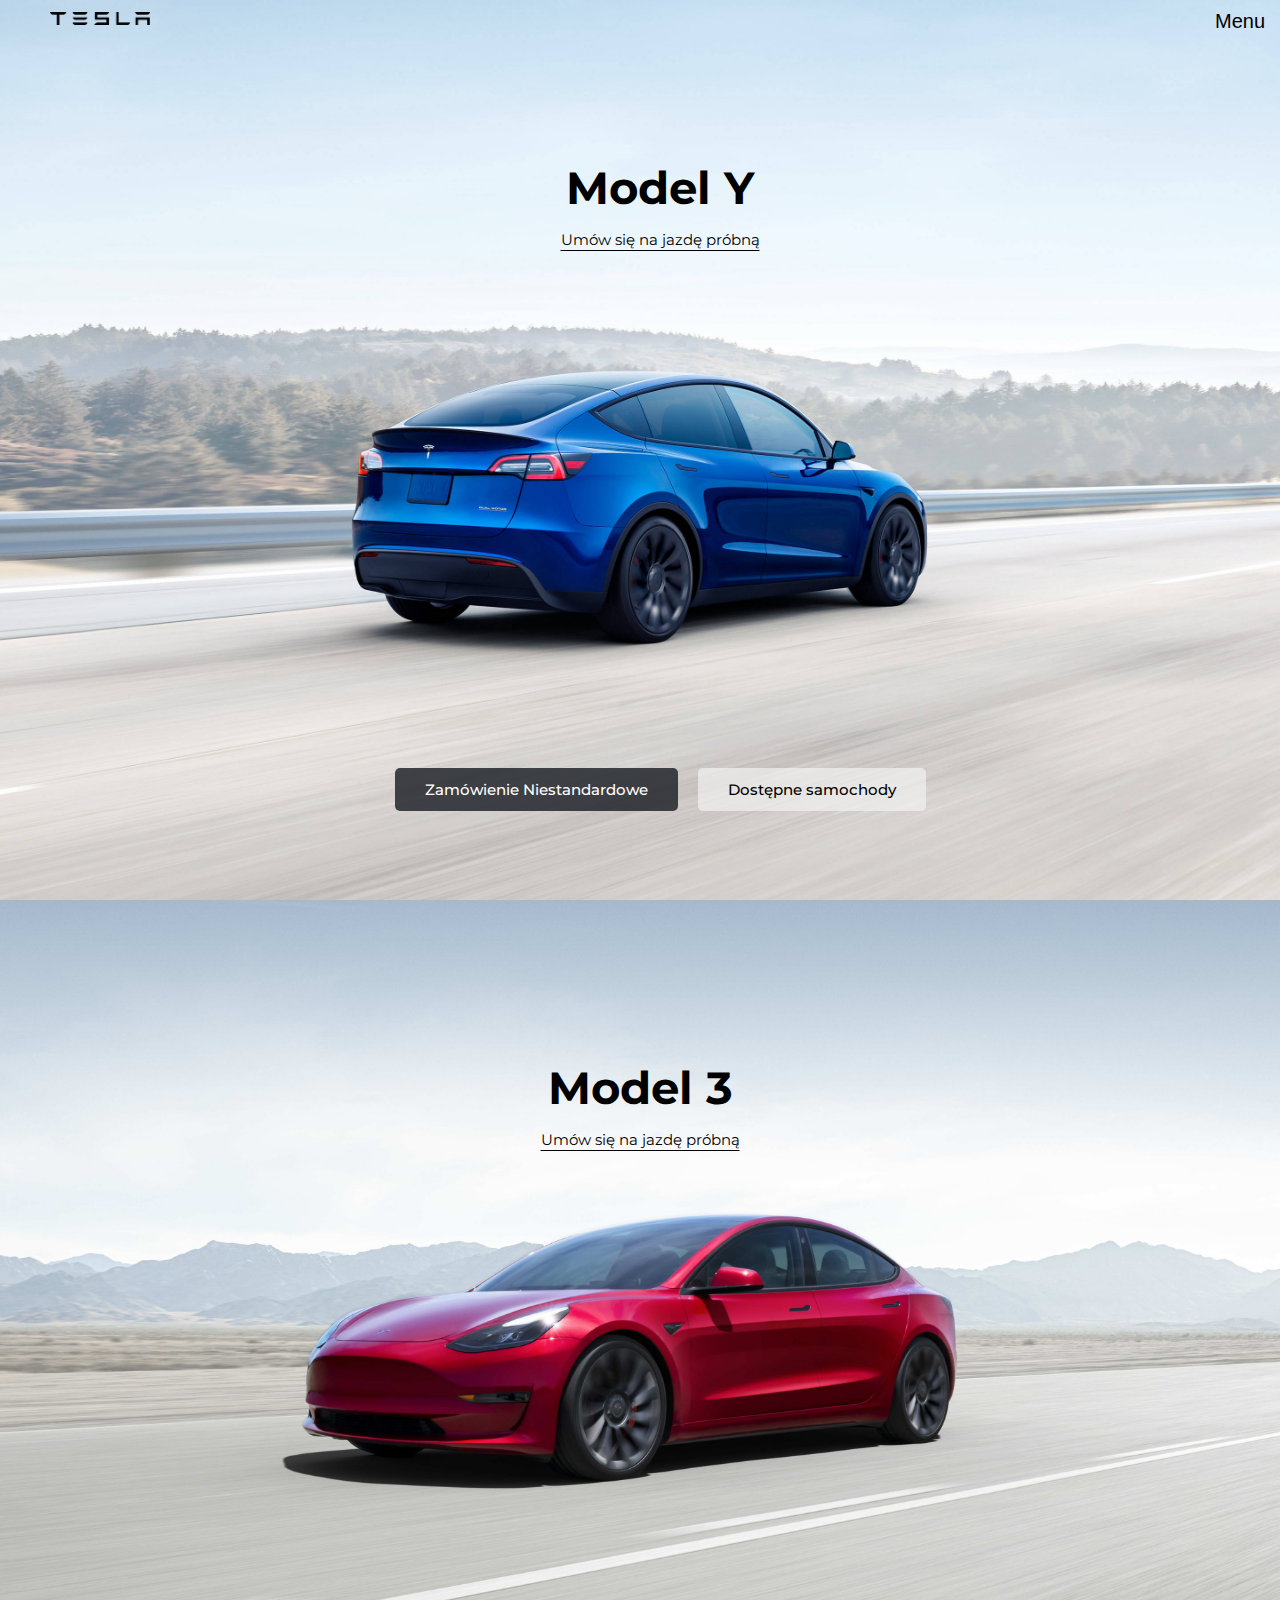
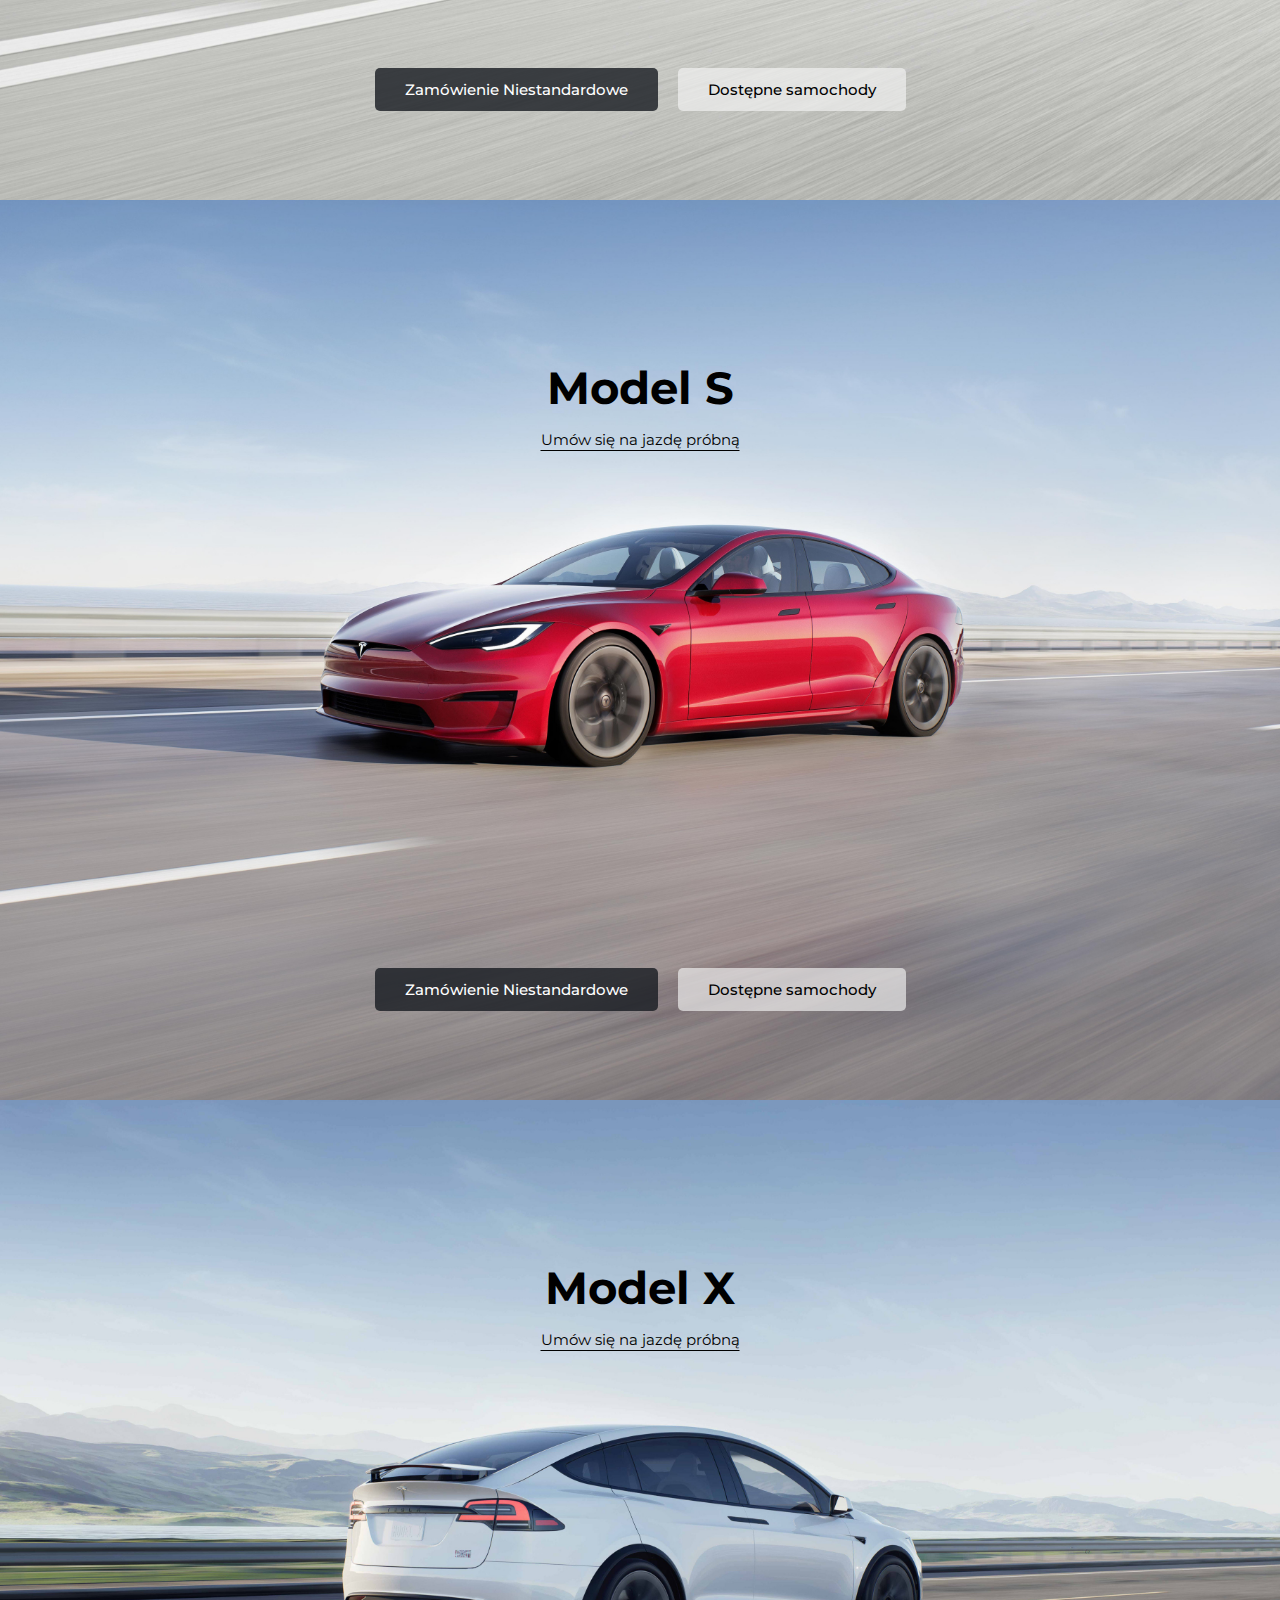
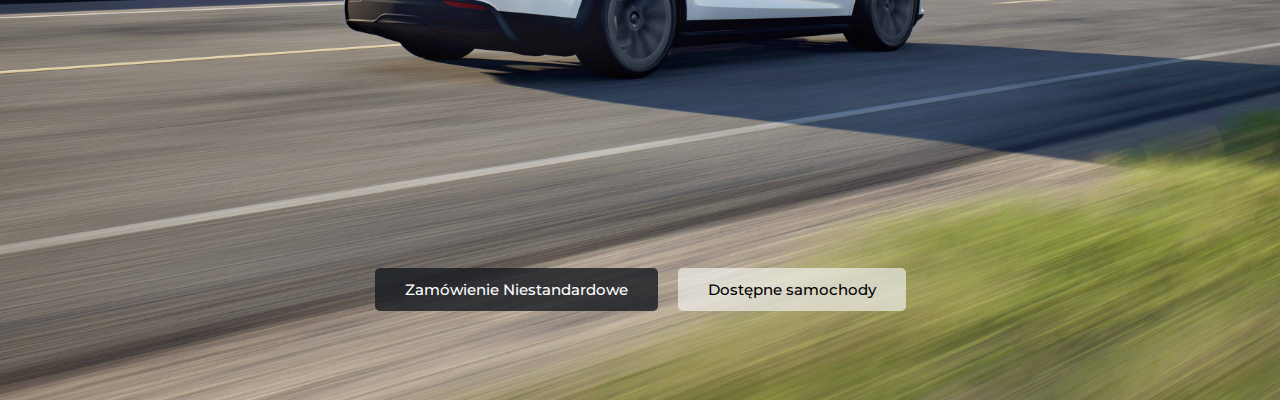
<file: index.html>
<!DOCTYPE html>
<html lang="en">
<head>
    <meta charset="UTF-8">
    <meta http-equiv="X-UA-Compatible" content="IE=edge">
    <meta name="viewport" content="width=device-width, initial-scale=1.0">
    <title>Samochody elektryczne, energia słoneczna i odnawialne źródła energii</title>
    <link rel="stylesheet" href="style.css">
    <script src="navbar.js"></script>
</head>
<body>


<!-- NAVIGATION BAR -->
 





<!-- THE END OF NAVIGATION BAR -->


<!-- HERO SECTION 1 -->

<div class="wrapper">    
    <section class="hero1">
        <nav>

            <div class="heading">
                <img src="tesla-logo-png-2244.png"/>
                <!-- <h4>LOGO</h4> -->
            </div>
            <div id="mySidebar" class="sidebar">
                <a href="javascript:void(0)" class="closebtn" onclick="closeNav()">&times;</a>
                <a href="#">Model S</a>
                <a href="#">Model 3</a>
                <a href="#">Model X</a>
                <a href="#">Model Y</a></br>
                <a href="#">Ładowanie</a>
                <a href="#">Obsługa</a>
                <a href="#">Konto</a></br>
                <a href="#">Dostępne samochody</a>
                <a href="#">Jazda Próbna</a>
                <a href="#">Samochody firmowe</a>
                <a href="#">Energia dla przedsiębiorstw</a>
                <a href="#">Media</a>
                <a href="#">Znajdź nas</a>
                <a href="#">Wydarzenia</a>
                <a href="#">Obsługa</a>
                <a href="#">Relacje inwestorskie</a>
              </div>
              <div id="main">
                <button class="openbtn" onclick="openNav()">Menu</button>
              </div>
        
        </nav>
        <div id="ModelY" class="hero-heading">
            <h1 class="hero-txt">Model Y</h1>
            <p class="hero-txt-description">Umów się na jazdę próbną<a href="#"></a></p>


        <div class="container">
            <p class="button-left">Zamówienie Niestandardowe<a href="#"></a></p>
            <p class="button-right">Dostępne samochody<a href="#"></a></p>
        </div>    
    </section>

    <!-- END OF THE HERO SECTION 1 -->

    <!-- HERO SECTION 2 -->
    <section class="hero2">
        <div id="Model3" class="hero-heading">
            <h1 class="hero-txt">Model 3</h1>
            <p class="hero-txt-description">Umów się na jazdę próbną<a href="#"></a></p>
        
        <div class="container">
            <p class="button-left">Zamówienie Niestandardowe<a href="#"></a></p>
            <p class="button-right">Dostępne samochody<a href="#"></a></p>
        </div>         
    </section>

</div>


    <!-- END OF THE HERO SECTION 2 -->

    <!-- HERO SECTION 3 -->
    <section class="hero3">
        <div id="ModelS" class="hero-heading">
            <h1 class="hero-txt">Model S</h1>
            <p class="hero-txt-description">Umów się na jazdę próbną<a href="#"></a></p>

        <div class="container">
            <p class="button-left">Zamówienie Niestandardowe<a href="#"></a></p>
            <p class="button-right">Dostępne samochody<a href="#"></a></p>
        </div>        
    </section>

    <!-- END OF THE HERO SECTION 3 -->


    <!-- HERO SECTION 4 -->
    <section class="hero4">
        <div id="ModelX" class="hero-heading">
            <h1 class="hero-txt">Model X</h1>
            <p class="hero-txt-description">Umów się na jazdę próbną<a href="#"></a></p>
        
        <div class="container">
            <p class="button-left">Zamówienie Niestandardowe<a href="#"></a></p>
            <p class="button-right">Dostępne samochody<a href="#"></a></p>
        
        </div>     
    </section>
</div>
<!-- END OF THE HERO SECTION 4 -->

<!-- FOOTER SECTION -->
 

</script>

</body>
</html>
</file>
<file: style.css>
@import url('https://fonts.googleapis.com/css?family=Montserrat:300,400,700&display=swap');

* { 
    box-sizing: border-box;
    padding: 0;
    margin: 0;
    scroll-behavior: smooth;

}

body {
    margin: 0;
}

html {
    font-family: 'Montserrat';
}

@media only screen and (max-width: 768px) {
    html,
    body{
    width:100%;
    overflow-x:hidden;
    }
}

/* NAVIGATION BAR */


nav {
    display: flex;
    justify-content: space-around;
    align-items: center;
    /* position: fixed; */
    top: 0px;
}


.heading {
    position: absolute;
    top: 0;
    bottom: 0;
    left: 0px;
    padding: 20px 50px;
}

.heading img {
    position: absolute;
    top: 0;
    bottom: 0;
    left: 0px;
    padding: 12px 50px;
    max-width: 200%;
}

.sidebar {
  height: 100%; 
  width: 0;
  position: fixed; 
  z-index: 1; 
  top: 0;
  right: 0;
  background-color: white; 
  overflow-x: hidden; 
  padding-top: 60px; 
  transition: 0.5s; 
}

.sidebar a {
  padding: 8px 8px 8px 32px;
  text-decoration: none;
  font-size: 15px;
  color: black;
  display: block;
  transition: 0.3s;
}

.sidebar .closebtn {
  position: absolute;
  top: 0;
  color: black;
  right: 25px;
  font-size: 40px;
  margin-left: 50px;
  margin-right: -25px;
  margin-top: 10px;
}

.openbtn {
  position: absolute;
  top: 0;
  right: 0; 
  font-size: 20px;
  cursor: pointer;
  color: black;
  padding: 10px 15px;
  border: none;
  overflow: hidden;
  outline: none;
  background-color: transparent;
}


#main {
  transition: margin-left .5s; 
  padding: 20px;
}


@media screen and (max-height: 450px) {
  .sidebar {padding-top: 15px;}
  .sidebar a {font-size: 18px;}
}


/* THE END OF NAVIGATION BAR */




/* HERO SECTION 1 */

.wrapper {
    width: 100%;
    height: 100%;
}



.hero1 {
    background-image: url('ModelY.jfif');
    height: 100vh;
    display: flex;
    justify-content: center;
    background-size: cover;
    background-repeat: no-repeat;
    background-position: 50%;
    background-attachment: scroll; /*fixed*/
    
}

/* END OF THE HERO SECTION 1 */

/* HERO SECTION 2 */

.hero2 {
    background-image: url('Model3.jfif');
    height: 100vh;
    display: flex;
    justify-content: center;
    background-size: cover;
    background-repeat: no-repeat;
    background-position: 50%;
    background-attachment: scroll;/*fixed*/
}

/* END OF THE HERO SECTION 2 */

/* HERO SECTION 3 */

.hero3 {
    background-image: url('ModelS.jfif');
    height: 100vh;
    display: flex;
    justify-content: center;
    background-size: cover;
    background-repeat: no-repeat;
    background-position: 50%;
    background-attachment: scroll;/*fixed*/
}

/* END OF THE HERO SECTION 3 */

/* HERO SECTION 4 */

.hero4 {
    background-image: url('ModelX.jfif');
    height: 100vh;
    display: flex;
    justify-content: center;
    background-size: cover;
    background-repeat: no-repeat;
    background-position: 50%;
    background-attachment: scroll;/*fixed*/
}

/* END OF THE HERO SECTION 4 */


/* HERO HEADING */
.hero-heading{
    position: relative;
    text-align: center;
    margin-top: 160px;

}

.hero-txt {
    font-size: 45px;
}

.hero-txt-description {
    margin-top: 15px;
    font-size: 15px;
    text-decoration: underline;
    text-underline-offset: 5px;
    cursor: pointer;;
}

.hero-txt-description:hover{
    text-decoration: underline 3px;

}


/* END OF THE HERO HEADING */


/* HERO BUTTONS */


.container {
    position: absolute;
    display: grid;
    grid-template-columns: 1fr 1fr;
    grid-gap: 20px;
    justify-content: center;
    bottom: 12%;
    right: 0;
    left: 0;
    white-space: nowrap;
    cursor: pointer;
  }

.button-left {
    font-size: 15px;
    background-color: rgba(23, 26, 32, 0.8);
    padding: 12px 30px;
    color: white;
    font-weight: 500;
    border-radius: 5px;
}   

.button-right {
    font-size: 15px;
    background-color: rgba(244, 244, 244, 0.65);
    padding: 12px 30px;
    font-weight: 500;
    border-radius: 5px;
}


/* END OF THE HERO BUTTONS */



/* FOOTER SECTION */








/* END OF THE FOOTER SECTION */
</file>
